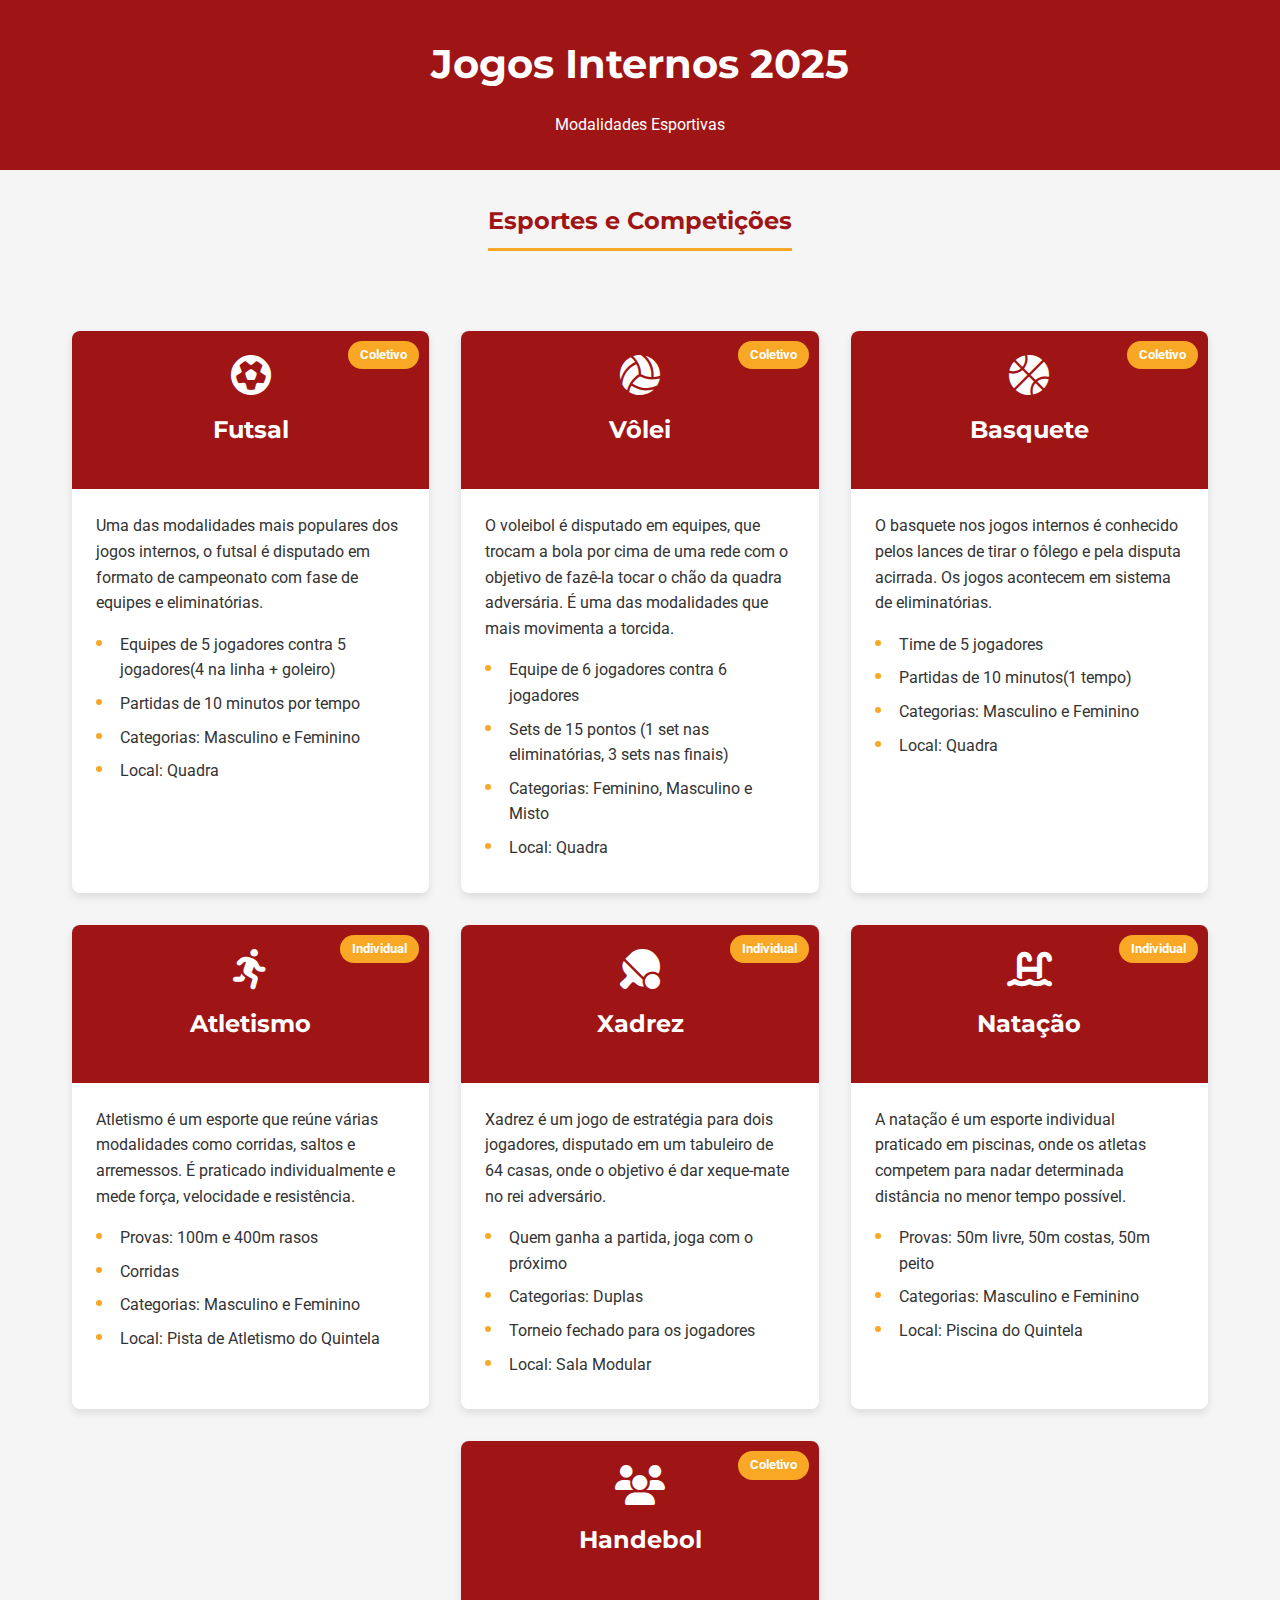
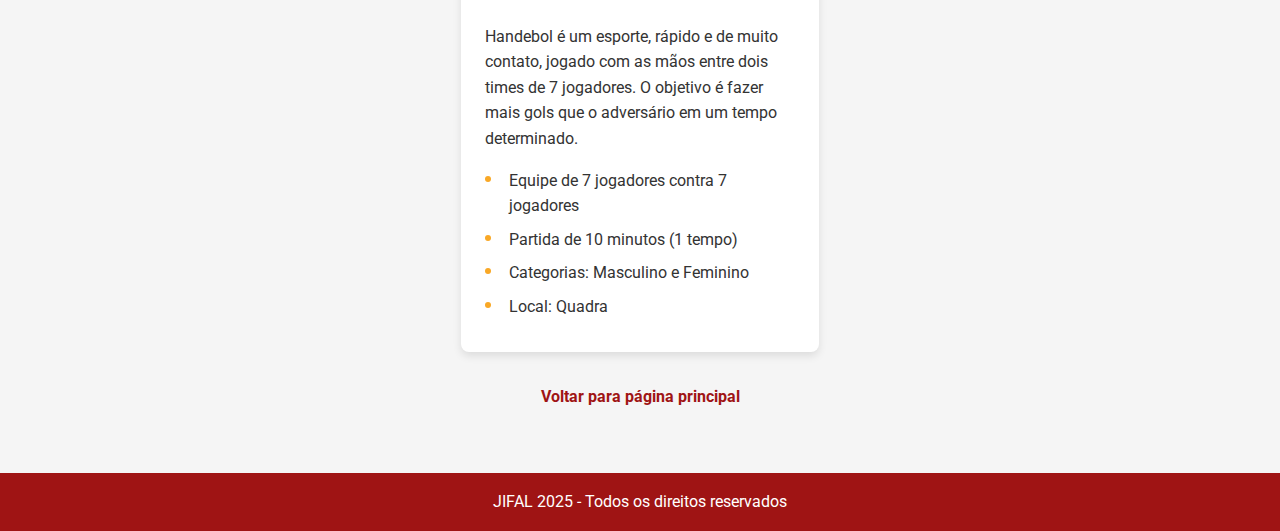
<file: index.html>
<!DOCTYPE html>
<html lang="pt-BR">
<head>
   <meta charset="UTF-8">
   <meta name="viewport" content="width=device-width, initial-scale=1.0">
   <title>Jogos Internos - Modalidades Esportivas</title>
   <link rel="preconnect" href="https://fonts.googleapis.com">
   <link rel="preconnect" href="https://fonts.gstatic.com" crossorigin>
   <link href="https://fonts.googleapis.com/css2?family=Montserrat:wght@400;600;700&family=Roboto:wght@400;700&display=swap" rel="stylesheet">
   <link rel="stylesheet" href="https://cdnjs.cloudflare.com/ajax/libs/font-awesome/6.4.0/css/all.min.css">
   <style>
       :root {
           --primary-color: #9f1414;
           --secondary-color: #f9a826;
           --text-color: #333;
           --light-bg: #f5f5f5;
           --card-shadow: 0 4px 8px rgba(0,0,0,0.1);
       }


       * {
           margin: 0;
           padding: 0;
           box-sizing: border-box;
       }


       body {
           font-family: 'Roboto', sans-serif;
           line-height: 1.6;
           color: var(--text-color);
           background-color: var(--light-bg);
       }


       header {
           background-color: var(--primary-color);
           color: white;
           padding: 2rem 1rem;
           text-align: center;
       }


       h1, h2, h3 {
           font-family: 'Montserrat', sans-serif;
           margin-bottom: 1rem;
       }


       h1 {
           font-size: 2.5rem;
       }


       .container {
           max-width: 1200px;
           margin: 0 auto;
           padding: 2rem 1rem;
       }


       .section-title {
           text-align: center;
           margin-bottom: 2rem;
           color: var(--primary-color);
           padding-bottom: 0.5rem;
           border-bottom: 3px solid var(--secondary-color);
           display: inline-block;
       }


       .title-container {
           display: flex;
           justify-content: center;
           margin-bottom: 3rem;
       }


       .modalidades-container {
           display: flex;
           flex-wrap: wrap;
           gap: 2rem;
           justify-content: center;
       }


       .modalidade-card {
           flex: 0 0 calc(33.33% - 2rem);
           min-width: 280px;
           background-color: white;
           border-radius: 8px;
           box-shadow: var(--card-shadow);
           overflow: hidden;
           transition: transform 0.3s ease;
       }


       .modalidade-card:hover {
           transform: translateY(-5px);
       }


       .modalidade-header {
           background-color: var(--primary-color);
           color: white;
           padding: 1.5rem;
           text-align: center;
           position: relative;
       }


       .modalidade-icon {
           font-size: 2.5rem;
           margin-bottom: 1rem;
           display: block;
       }


       .modalidade-nome {
           font-size: 1.5rem;
           font-weight: bold;
       }


       .modalidade-info {
           padding: 1.5rem;
       }


       .modalidade-desc {
           margin-bottom: 1rem;
       }


       .modalidade-detalhes {
           list-style: none;
       }


       .modalidade-detalhes li {
           margin-bottom: 0.5rem;
           padding-left: 1.5rem;
           position: relative;
       }


       .modalidade-detalhes li:before {
           content: "";
           position: absolute;
           left: 0;
           top: 8px;
           width: 6px;
           height: 6px;
           border-radius: 50%;
           background-color: var(--secondary-color);
       }


       .modalidade-categoria {
           position: absolute;
           top: 10px;
           right: 10px;
           background-color: var(--secondary-color);
           color: white;
           padding: 0.25rem 0.75rem;
           border-radius: 20px;
           font-size: 0.8rem;
           font-weight: bold;
       }


       footer {
           background-color: var(--primary-color);
           color: white;
           text-align: center;
           padding: 1rem;
           margin-top: 2rem;
       }


       .return-link {
           display: block;
           text-align: center;
           margin-top: 2rem;
           color: var(--primary-color);
           text-decoration: none;
           font-weight: bold;
       }


       .return-link:hover {
           text-decoration: underline;
       }


       @media (max-width: 768px) {
           .modalidade-card {
               flex: 0 0 100%;
           }
       }
   </style>
</head>
<body>
   <header>
       <h1>Jogos Internos 2025</h1>
       <p>Modalidades Esportivas</p>
   </header>


   <div class="container">
       <div class="title-container">
           <h2 class="section-title">Esportes e Competições</h2>
       </div>

       <div class="modalidades-container">
           <div class="modalidade-card">
               <div class="modalidade-header">
                   <span class="modalidade-categoria">Coletivo</span>
                   <i class="fas fa-futbol modalidade-icon"></i>
                   <h3 class="modalidade-nome">Futsal</h3>
               </div>
               <div class="modalidade-info">
                   <p class="modalidade-desc">Uma das modalidades mais populares dos jogos internos, o futsal é disputado em formato de campeonato com fase de equipes e eliminatórias.</p>
                   <ul class="modalidade-detalhes">
                       <li>Equipes de 5 jogadores contra 5 jogadores(4 na linha + goleiro)</li>
                       <li>Partidas de 10 minutos por tempo</li>
                       <li>Categorias: Masculino e Feminino</li>
                       <li>Local: Quadra</li>
                   </ul>
               </div>
           </div>
           <div class="modalidade-card">
               <div class="modalidade-header">
                   <span class="modalidade-categoria">Coletivo</span>
                   <i class="fas fa-volleyball-ball modalidade-icon"></i>
                   <h3 class="modalidade-nome">Vôlei</h3>
               </div>
               <div class="modalidade-info">
                   <p class="modalidade-desc">O voleibol é disputado em equipes, que trocam a bola por cima de uma rede com o objetivo de fazê-la tocar o chão da quadra adversária. É uma das modalidades que mais movimenta a torcida.</p>
                   <ul class="modalidade-detalhes">
                       <li>Equipe de 6 jogadores contra 6 jogadores</li>
                       <li>Sets de 15 pontos (1 set nas eliminatórias, 3 sets nas finais)</li>
                       <li>Categorias: Feminino, Masculino e Misto</li>
                       <li>Local: Quadra</li>
                   </ul>
               </div>
           </div>
           <div class="modalidade-card">
               <div class="modalidade-header">
                   <span class="modalidade-categoria">Coletivo</span>
                   <i class="fas fa-basketball-ball modalidade-icon"></i>
                   <h3 class="modalidade-nome">Basquete</h3>
               </div>
               <div class="modalidade-info">
                   <p class="modalidade-desc">O basquete nos jogos internos é conhecido pelos lances de tirar o fôlego e pela disputa acirrada. Os jogos acontecem em sistema de eliminatórias.</p>
                   <ul class="modalidade-detalhes">
                       <li>Time de 5 jogadores</li>
                       <li>Partidas de 10 minutos(1 tempo)</li>
                       <li>Categorias: Masculino e Feminino</li>
                       <li>Local: Quadra</li>
                   </ul>
               </div>
           </div>
           <div class="modalidade-card">
               <div class="modalidade-header">
                   <span class="modalidade-categoria">Individual</span>
                   <i class="fas fa-running modalidade-icon"></i>
                   <h3 class="modalidade-nome">Atletismo</h3>
               </div>
               <div class="modalidade-info">
                   <p class="modalidade-desc">Atletismo é um esporte que reúne várias modalidades como corridas, saltos e arremessos. É praticado individualmente e mede força, velocidade e resistência.</p>
                   <ul class="modalidade-detalhes">
                       <li>Provas: 100m e 400m rasos</li>
                       <li>Corridas</li>
                       <li>Categorias: Masculino e Feminino</li>
                       <li>Local: Pista de Atletismo do Quintela</li>
                   </ul>
               </div>
           </div>
           <div class="modalidade-card">
               <div class="modalidade-header">
                   <span class="modalidade-categoria">Individual</span>
                   <i class="fas fa-table-tennis modalidade-icon"></i>
                   <h3 class="modalidade-nome">Xadrez</h3>
               </div>
               <div class="modalidade-info">
                   <p class="modalidade-desc">Xadrez é um jogo de estratégia para dois jogadores, disputado em um tabuleiro de 64 casas, onde o objetivo é dar xeque-mate no rei adversário.</p>
                   <ul class="modalidade-detalhes">
                       <li>Quem ganha a partida, joga com o próximo</li>
                       <li>Categorias: Duplas</li>
                       <li>Torneio fechado para os jogadores</li>
                       <li>Local: Sala Modular</li>
                   </ul>
               </div>
           </div>
           <div class="modalidade-card">
               <div class="modalidade-header">
                   <span class="modalidade-categoria">Individual</span>
                   <i class="fas fa-swimming-pool modalidade-icon"></i>
                   <h3 class="modalidade-nome">Natação</h3>
               </div>
               <div class="modalidade-info">
                   <p class="modalidade-desc">A natação é um esporte individual praticado em piscinas, onde os atletas competem para nadar determinada distância no menor tempo possível.</p>
                   <ul class="modalidade-detalhes">
                       <li>Provas: 50m livre, 50m costas, 50m peito</li>
                       <li>Categorias: Masculino e Feminino</li>
                       <li>Local: Piscina do Quintela</li>
                   </ul>
               </div>
           </div>


           <div class="modalidade-card">
               <div class="modalidade-header">
                   <span class="modalidade-categoria">Coletivo</span>
                   <i class="fas fa-users modalidade-icon"></i>
                   <h3 class="modalidade-nome">Handebol</h3>
               </div>
               <div class="modalidade-info">
                   <p class="modalidade-desc">Handebol é um esporte, rápido e de muito contato, jogado com as mãos entre dois times de 7 jogadores. O objetivo é fazer mais gols que o adversário em um tempo determinado.</p>
                   <ul class="modalidade-detalhes">
                       <li>Equipe de 7 jogadores contra 7 jogadores</li>
                       <li>Partida de 10 minutos (1 tempo)</li>
                       <li>Categorias: Masculino e Feminino</li>
                       <li>Local: Quadra</li>
                   </ul>
               </div>
           </div>
       </div>


       <a href="index.html" class="return-link">Voltar para página principal</a>
   </div>


   <footer>
       <p>JIFAL 2025 - Todos os direitos reservados</p>
   </footer>
</body>
</html>
</file>
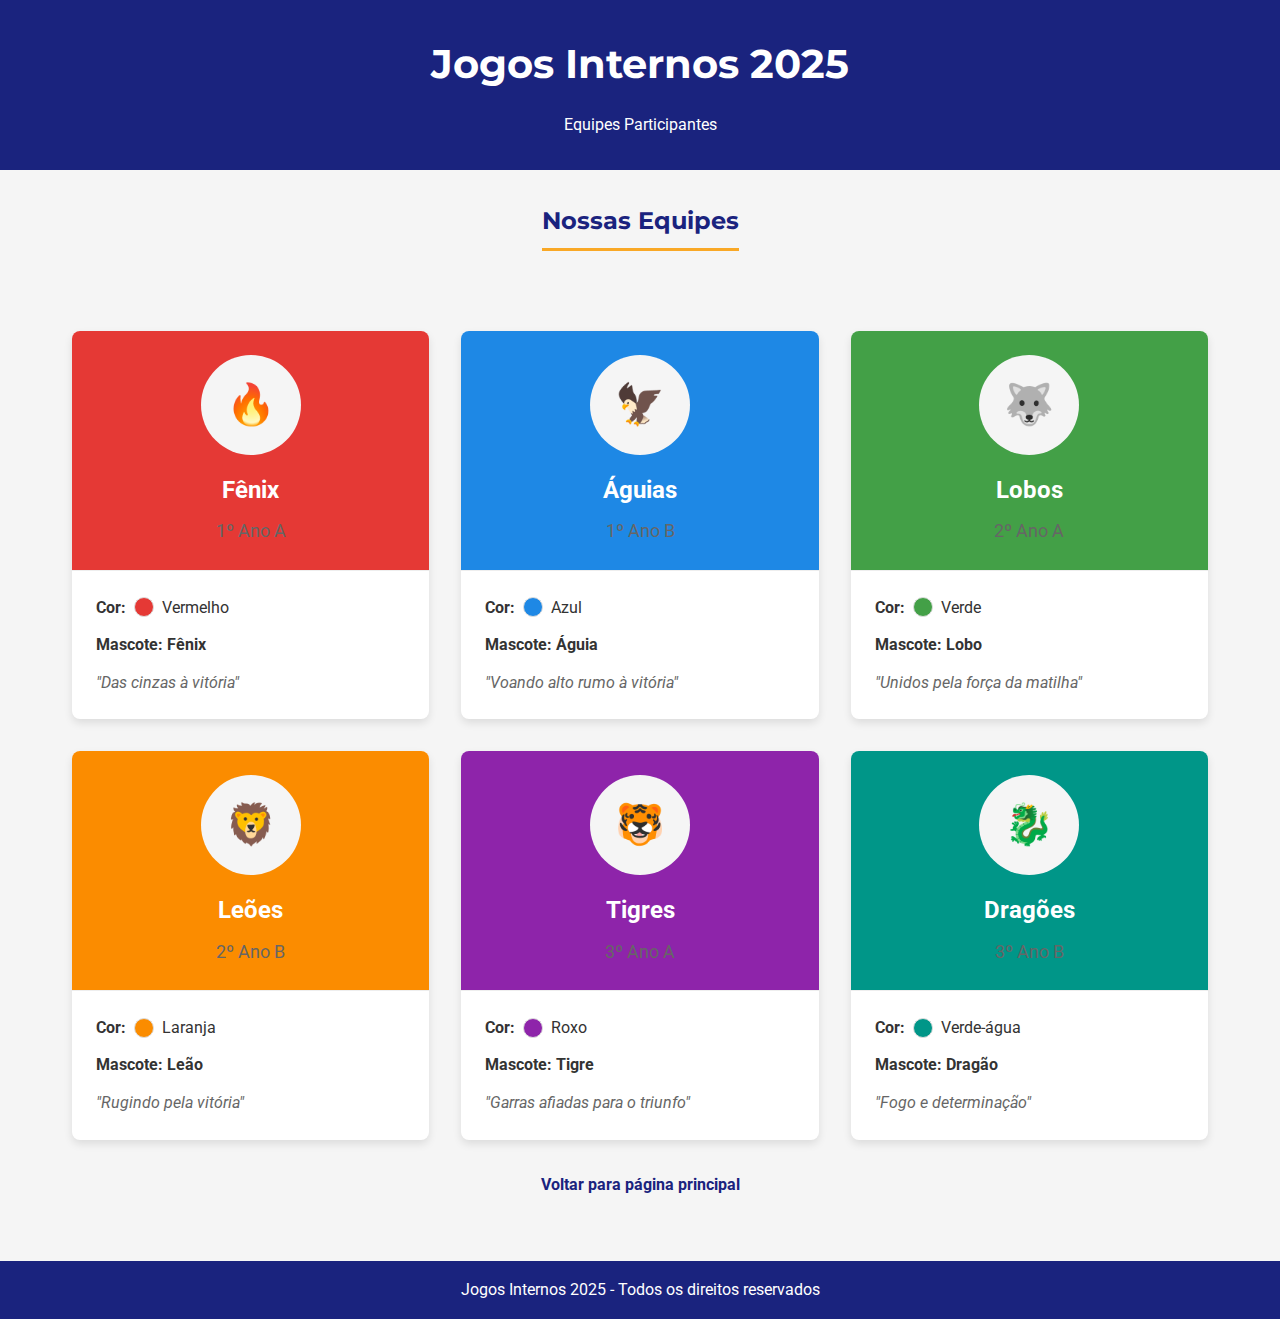
<file: equipeParticipantes.html>
<!DOCTYPE html>
<html lang="pt-BR">
<head>
    <meta charset="UTF-8">
    <meta name="viewport" content="width=device-width, initial-scale=1.0">
    <title>Jogos Internos - Equipes</title>
    <link rel="preconnect" href="https://fonts.googleapis.com">
    <link rel="preconnect" href="https://fonts.gstatic.com" crossorigin>
    <link href="https://fonts.googleapis.com/css2?family=Montserrat:wght@400;600;700&family=Roboto:wght@400;700&display=swap" rel="stylesheet">
    <style>
        :root {
            --primary-color: #1a237e;
            --secondary-color: #f9a826;
            --text-color: #333;
            --light-bg: #f5f5f5;
            --card-shadow: 0 4px 8px rgba(0,0,0,0.1);
        }

        * {
            margin: 0;
            padding: 0;
            box-sizing: border-box;
        }

        body {
            font-family: 'Roboto', sans-serif;
            line-height: 1.6;
            color: var(--text-color);
            background-color: var(--light-bg);
        }

        header {
            background-color: var(--primary-color);
            color: white;
            padding: 2rem 1rem;
            text-align: center;
        }

        h1, h2, h3 {
            font-family: 'Montserrat', sans-serif;
            margin-bottom: 1rem;
        }

        h1 {
            font-size: 2.5rem;
        }

        .container {
            max-width: 1200px;
            margin: 0 auto;
            padding: 2rem 1rem;
        }

        .section-title {
            text-align: center;
            margin-bottom: 2rem;
            color: var(--primary-color);
            padding-bottom: 0.5rem;
            border-bottom: 3px solid var(--secondary-color);
            display: inline-block;
        }

        .title-container {
            display: flex;
            justify-content: center;
            margin-bottom: 3rem;
        }

        .equipes-container {
            display: flex;
            flex-wrap: wrap;
            gap: 2rem;
            justify-content: center;
        }

        .equipe-card {
            flex: 0 0 calc(33.33% - 2rem);
            min-width: 280px;
            background-color: white;
            border-radius: 8px;
            box-shadow: var(--card-shadow);
            overflow: hidden;
            transition: transform 0.3s ease;
        }

        .equipe-card:hover {
            transform: translateY(-5px);
        }

        .equipe-header {
            padding: 1.5rem;
            text-align: center;
        }

        .equipe-simbolo {
            width: 100px;
            height: 100px;
            border-radius: 50%;
            background-color: var(--light-bg);
            margin: 0 auto 1rem;
            display: flex;
            align-items: center;
            justify-content: center;
            font-size: 2.5rem;
        }

        .equipe-nome {
            font-size: 1.5rem;
            font-weight: bold;
            margin-bottom: 0.5rem;
        }

        .equipe-turma {
            color: #666;
            font-size: 1.1rem;
        }

        .equipe-info {
            padding: 1.5rem;
            border-top: 1px solid #eee;
        }

        .cor-container {
            display: flex;
            align-items: center;
            gap: 0.5rem;
            margin-bottom: 0.75rem;
        }

        .cor-label {
            font-weight: bold;
        }

        .cor-amostra {
            width: 20px;
            height: 20px;
            border-radius: 50%;
            border: 1px solid #ddd;
        }

        .equipe-mascote {
            font-weight: bold;
            margin-bottom: 0.75rem;
        }

        .equipe-lema {
            font-style: italic;
            color: #666;
        }

        /* Cores específicas das equipes */
        .equipe-1 .equipe-header {
            background-color: #e53935;
            color: white;
        }
        .equipe-1 .cor-amostra {
            background-color: #e53935;
        }

        .equipe-2 .equipe-header {
            background-color: #1e88e5;
            color: white;
        }
        .equipe-2 .cor-amostra {
            background-color: #1e88e5;
        }

        .equipe-3 .equipe-header {
            background-color: #43a047;
            color: white;
        }
        .equipe-3 .cor-amostra {
            background-color: #43a047;
        }

        .equipe-4 .equipe-header {
            background-color: #fb8c00;
            color: white;
        }
        .equipe-4 .cor-amostra {
            background-color: #fb8c00;
        }

        .equipe-5 .equipe-header {
            background-color: #8e24aa;
            color: white;
        }
        .equipe-5 .cor-amostra {
            background-color: #8e24aa;
        }

        .equipe-6 .equipe-header {
            background-color: #009688;
            color: white;
        }
        .equipe-6 .cor-amostra {
            background-color: #009688;
        }

        footer {
            background-color: var(--primary-color);
            color: white;
            text-align: center;
            padding: 1rem;
            margin-top: 2rem;
        }

        .return-link {
            display: block;
            text-align: center;
            margin-top: 2rem;
            color: var(--primary-color);
            text-decoration: none;
            font-weight: bold;
        }

        .return-link:hover {
            text-decoration: underline;
        }

        @media (max-width: 768px) {
            .equipe-card {
                flex: 0 0 100%;
            }
        }
    </style>
</head>
<body>
    <header>
        <h1>Jogos Internos 2025</h1>
        <p>Equipes Participantes</p>
    </header>

    <div class="container">
        <div class="title-container">
            <h2 class="section-title">Nossas Equipes</h2>
        </div>

        <div class="equipes-container">
            <div class="equipe-card equipe-1">
                <div class="equipe-header">
                    <div class="equipe-simbolo">🔥</div>
                    <div class="equipe-nome">Fênix</div>
                    <div class="equipe-turma">1º Ano A</div>
                </div>
                <div class="equipe-info">
                    <div class="cor-container">
                        <span class="cor-label">Cor:</span>
                        <div class="cor-amostra"></div>
                        <span>Vermelho</span>
                    </div>
                    <div class="equipe-mascote">Mascote: Fênix</div>
                    <div class="equipe-lema">"Das cinzas à vitória"</div>
                </div>
            </div>

            <div class="equipe-card equipe-2">
                <div class="equipe-header">
                    <div class="equipe-simbolo">🦅</div>
                    <div class="equipe-nome">Águias</div>
                    <div class="equipe-turma">1º Ano B</div>
                </div>
                <div class="equipe-info">
                    <div class="cor-container">
                        <span class="cor-label">Cor:</span>
                        <div class="cor-amostra"></div>
                        <span>Azul</span>
                    </div>
                    <div class="equipe-mascote">Mascote: Águia</div>
                    <div class="equipe-lema">"Voando alto rumo à vitória"</div>
                </div>
            </div>

            <div class="equipe-card equipe-3">
                <div class="equipe-header">
                    <div class="equipe-simbolo">🐺</div>
                    <div class="equipe-nome">Lobos</div>
                    <div class="equipe-turma">2º Ano A</div>
                </div>
                <div class="equipe-info">
                    <div class="cor-container">
                        <span class="cor-label">Cor:</span>
                        <div class="cor-amostra"></div>
                        <span>Verde</span>
                    </div>
                    <div class="equipe-mascote">Mascote: Lobo</div>
                    <div class="equipe-lema">"Unidos pela força da matilha"</div>
                </div>
            </div>

            <div class="equipe-card equipe-4">
                <div class="equipe-header">
                    <div class="equipe-simbolo">🦁</div>
                    <div class="equipe-nome">Leões</div>
                    <div class="equipe-turma">2º Ano B</div>
                </div>
                <div class="equipe-info">
                    <div class="cor-container">
                        <span class="cor-label">Cor:</span>
                        <div class="cor-amostra"></div>
                        <span>Laranja</span>
                    </div>
                    <div class="equipe-mascote">Mascote: Leão</div>
                    <div class="equipe-lema">"Rugindo pela vitória"</div>
                </div>
            </div>

            <div class="equipe-card equipe-5">
                <div class="equipe-header">
                    <div class="equipe-simbolo">🐯</div>
                    <div class="equipe-nome">Tigres</div>
                    <div class="equipe-turma">3º Ano A</div>
                </div>
                <div class="equipe-info">
                    <div class="cor-container">
                        <span class="cor-label">Cor:</span>
                        <div class="cor-amostra"></div>
                        <span>Roxo</span>
                    </div>
                    <div class="equipe-mascote">Mascote: Tigre</div>
                    <div class="equipe-lema">"Garras afiadas para o triunfo"</div>
                </div>
            </div>

            <div class="equipe-card equipe-6">
                <div class="equipe-header">
                    <div class="equipe-simbolo">🐉</div>
                    <div class="equipe-nome">Dragões</div>
                    <div class="equipe-turma">3º Ano B</div>
                </div>
                <div class="equipe-info">
                    <div class="cor-container">
                        <span class="cor-label">Cor:</span>
                        <div class="cor-amostra"></div>
                        <span>Verde-água</span>
                    </div>
                    <div class="equipe-mascote">Mascote: Dragão</div>
                    <div class="equipe-lema">"Fogo e determinação"</div>
                </div>
            </div>
        </div>

        <a href="index.html" class="return-link">Voltar para página principal</a>
    </div>

    <footer>
        <p>Jogos Internos 2025 - Todos os direitos reservados</p>
    </footer>
</body>
</html>
</file>
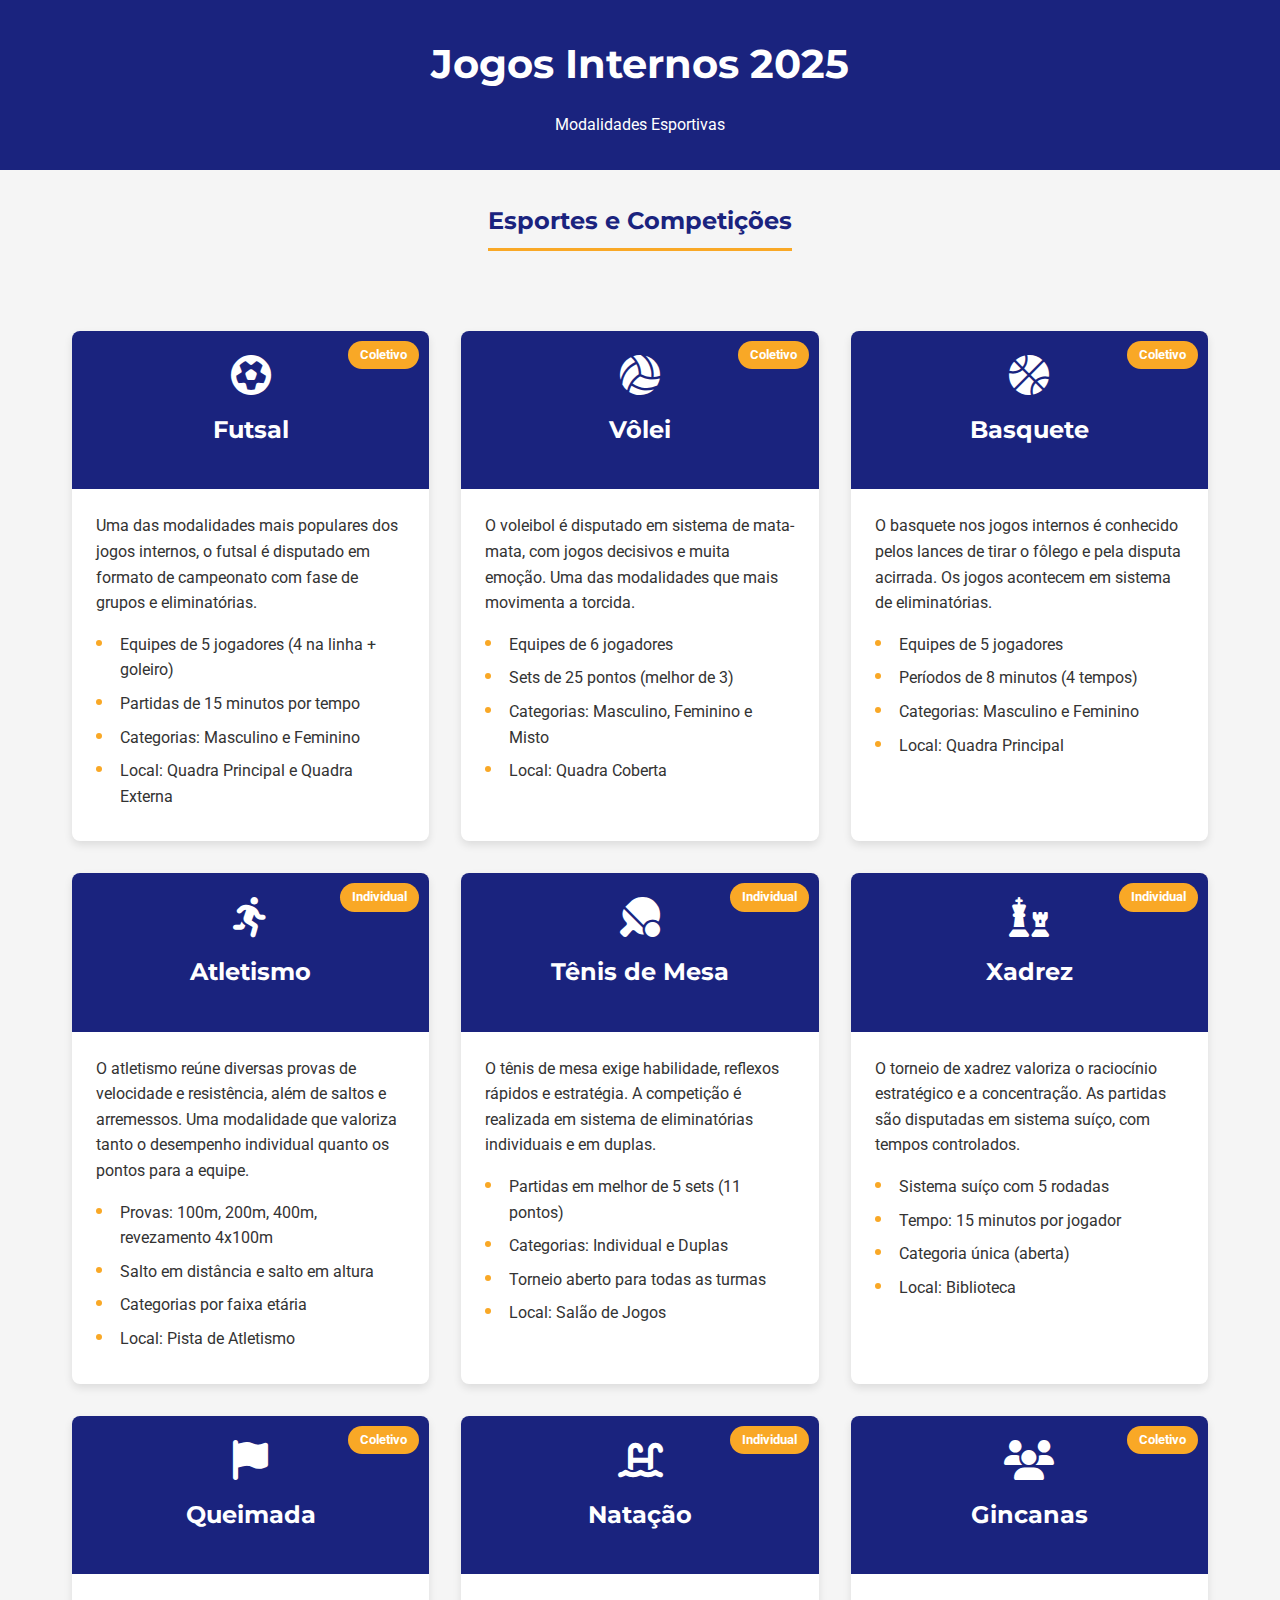
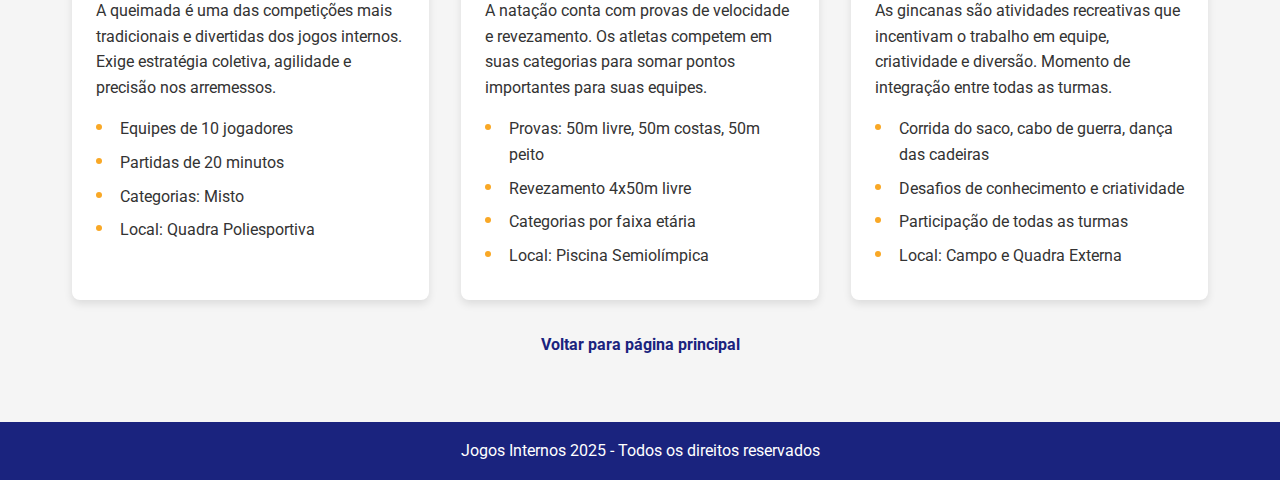
<file: modalidades.html>
<!DOCTYPE html>
<html lang="pt-BR">
<head>
    <meta charset="UTF-8">
    <meta name="viewport" content="width=device-width, initial-scale=1.0">
    <title>Jogos Internos - Modalidades Esportivas</title>
    <link rel="preconnect" href="https://fonts.googleapis.com">
    <link rel="preconnect" href="https://fonts.gstatic.com" crossorigin>
    <link href="https://fonts.googleapis.com/css2?family=Montserrat:wght@400;600;700&family=Roboto:wght@400;700&display=swap" rel="stylesheet">
    <link rel="stylesheet" href="https://cdnjs.cloudflare.com/ajax/libs/font-awesome/6.4.0/css/all.min.css">
    <style>
        :root {
            --primary-color: #1a237e;
            --secondary-color: #f9a826;
            --text-color: #333;
            --light-bg: #f5f5f5;
            --card-shadow: 0 4px 8px rgba(0,0,0,0.1);
        }

        * {
            margin: 0;
            padding: 0;
            box-sizing: border-box;
        }

        body {
            font-family: 'Roboto', sans-serif;
            line-height: 1.6;
            color: var(--text-color);
            background-color: var(--light-bg);
        }

        header {
            background-color: var(--primary-color);
            color: white;
            padding: 2rem 1rem;
            text-align: center;
        }

        h1, h2, h3 {
            font-family: 'Montserrat', sans-serif;
            margin-bottom: 1rem;
        }

        h1 {
            font-size: 2.5rem;
        }

        .container {
            max-width: 1200px;
            margin: 0 auto;
            padding: 2rem 1rem;
        }

        .section-title {
            text-align: center;
            margin-bottom: 2rem;
            color: var(--primary-color);
            padding-bottom: 0.5rem;
            border-bottom: 3px solid var(--secondary-color);
            display: inline-block;
        }

        .title-container {
            display: flex;
            justify-content: center;
            margin-bottom: 3rem;
        }

        .modalidades-container {
            display: flex;
            flex-wrap: wrap;
            gap: 2rem;
            justify-content: center;
        }

        .modalidade-card {
            flex: 0 0 calc(33.33% - 2rem);
            min-width: 280px;
            background-color: white;
            border-radius: 8px;
            box-shadow: var(--card-shadow);
            overflow: hidden;
            transition: transform 0.3s ease;
        }

        .modalidade-card:hover {
            transform: translateY(-5px);
        }

        .modalidade-header {
            background-color: var(--primary-color);
            color: white;
            padding: 1.5rem;
            text-align: center;
            position: relative;
        }

        .modalidade-icon {
            font-size: 2.5rem;
            margin-bottom: 1rem;
            display: block;
        }

        .modalidade-nome {
            font-size: 1.5rem;
            font-weight: bold;
        }

        .modalidade-info {
            padding: 1.5rem;
        }

        .modalidade-desc {
            margin-bottom: 1rem;
        }

        .modalidade-detalhes {
            list-style: none;
        }

        .modalidade-detalhes li {
            margin-bottom: 0.5rem;
            padding-left: 1.5rem;
            position: relative;
        }

        .modalidade-detalhes li:before {
            content: "";
            position: absolute;
            left: 0;
            top: 8px;
            width: 6px;
            height: 6px;
            border-radius: 50%;
            background-color: var(--secondary-color);
        }

        .modalidade-categoria {
            position: absolute;
            top: 10px;
            right: 10px;
            background-color: var(--secondary-color);
            color: white;
            padding: 0.25rem 0.75rem;
            border-radius: 20px;
            font-size: 0.8rem;
            font-weight: bold;
        }

        footer {
            background-color: var(--primary-color);
            color: white;
            text-align: center;
            padding: 1rem;
            margin-top: 2rem;
        }

        .return-link {
            display: block;
            text-align: center;
            margin-top: 2rem;
            color: var(--primary-color);
            text-decoration: none;
            font-weight: bold;
        }

        .return-link:hover {
            text-decoration: underline;
        }

        @media (max-width: 768px) {
            .modalidade-card {
                flex: 0 0 100%;
            }
        }
    </style>
</head>
<body>
    <header>
        <h1>Jogos Internos 2025</h1>
        <p>Modalidades Esportivas</p>
    </header>

    <div class="container">
        <div class="title-container">
            <h2 class="section-title">Esportes e Competições</h2>
        </div>

        <div class="modalidades-container">
            <!-- Futsal -->
            <div class="modalidade-card">
                <div class="modalidade-header">
                    <span class="modalidade-categoria">Coletivo</span>
                    <i class="fas fa-futbol modalidade-icon"></i>
                    <h3 class="modalidade-nome">Futsal</h3>
                </div>
                <div class="modalidade-info">
                    <p class="modalidade-desc">Uma das modalidades mais populares dos jogos internos, o futsal é disputado em formato de campeonato com fase de grupos e eliminatórias.</p>
                    <ul class="modalidade-detalhes">
                        <li>Equipes de 5 jogadores (4 na linha + goleiro)</li>
                        <li>Partidas de 15 minutos por tempo</li>
                        <li>Categorias: Masculino e Feminino</li>
                        <li>Local: Quadra Principal e Quadra Externa</li>
                    </ul>
                </div>
            </div>

            <!-- Vôlei -->
            <div class="modalidade-card">
                <div class="modalidade-header">
                    <span class="modalidade-categoria">Coletivo</span>
                    <i class="fas fa-volleyball-ball modalidade-icon"></i>
                    <h3 class="modalidade-nome">Vôlei</h3>
                </div>
                <div class="modalidade-info">
                    <p class="modalidade-desc">O voleibol é disputado em sistema de mata-mata, com jogos decisivos e muita emoção. Uma das modalidades que mais movimenta a torcida.</p>
                    <ul class="modalidade-detalhes">
                        <li>Equipes de 6 jogadores</li>
                        <li>Sets de 25 pontos (melhor de 3)</li>
                        <li>Categorias: Masculino, Feminino e Misto</li>
                        <li>Local: Quadra Coberta</li>
                    </ul>
                </div>
            </div>

            <!-- Basquete -->
            <div class="modalidade-card">
                <div class="modalidade-header">
                    <span class="modalidade-categoria">Coletivo</span>
                    <i class="fas fa-basketball-ball modalidade-icon"></i>
                    <h3 class="modalidade-nome">Basquete</h3>
                </div>
                <div class="modalidade-info">
                    <p class="modalidade-desc">O basquete nos jogos internos é conhecido pelos lances de tirar o fôlego e pela disputa acirrada. Os jogos acontecem em sistema de eliminatórias.</p>
                    <ul class="modalidade-detalhes">
                        <li>Equipes de 5 jogadores</li>
                        <li>Períodos de 8 minutos (4 tempos)</li>
                        <li>Categorias: Masculino e Feminino</li>
                        <li>Local: Quadra Principal</li>
                    </ul>
                </div>
            </div>

            <!-- Atletismo -->
            <div class="modalidade-card">
                <div class="modalidade-header">
                    <span class="modalidade-categoria">Individual</span>
                    <i class="fas fa-running modalidade-icon"></i>
                    <h3 class="modalidade-nome">Atletismo</h3>
                </div>
                <div class="modalidade-info">
                    <p class="modalidade-desc">O atletismo reúne diversas provas de velocidade e resistência, além de saltos e arremessos. Uma modalidade que valoriza tanto o desempenho individual quanto os pontos para a equipe.</p>
                    <ul class="modalidade-detalhes">
                        <li>Provas: 100m, 200m, 400m, revezamento 4x100m</li>
                        <li>Salto em distância e salto em altura</li>
                        <li>Categorias por faixa etária</li>
                        <li>Local: Pista de Atletismo</li>
                    </ul>
                </div>
            </div>

            <!-- Tênis de Mesa -->
            <div class="modalidade-card">
                <div class="modalidade-header">
                    <span class="modalidade-categoria">Individual</span>
                    <i class="fas fa-table-tennis modalidade-icon"></i>
                    <h3 class="modalidade-nome">Tênis de Mesa</h3>
                </div>
                <div class="modalidade-info">
                    <p class="modalidade-desc">O tênis de mesa exige habilidade, reflexos rápidos e estratégia. A competição é realizada em sistema de eliminatórias individuais e em duplas.</p>
                    <ul class="modalidade-detalhes">
                        <li>Partidas em melhor de 5 sets (11 pontos)</li>
                        <li>Categorias: Individual e Duplas</li>
                        <li>Torneio aberto para todas as turmas</li>
                        <li>Local: Salão de Jogos</li>
                    </ul>
                </div>
            </div>

            <!-- Xadrez -->
            <div class="modalidade-card">
                <div class="modalidade-header">
                    <span class="modalidade-categoria">Individual</span>
                    <i class="fas fa-chess modalidade-icon"></i>
                    <h3 class="modalidade-nome">Xadrez</h3>
                </div>
                <div class="modalidade-info">
                    <p class="modalidade-desc">O torneio de xadrez valoriza o raciocínio estratégico e a concentração. As partidas são disputadas em sistema suíço, com tempos controlados.</p>
                    <ul class="modalidade-detalhes">
                        <li>Sistema suíço com 5 rodadas</li>
                        <li>Tempo: 15 minutos por jogador</li>
                        <li>Categoria única (aberta)</li>
                        <li>Local: Biblioteca</li>
                    </ul>
                </div>
            </div>

            <!-- Queimada -->
            <div class="modalidade-card">
                <div class="modalidade-header">
                    <span class="modalidade-categoria">Coletivo</span>
                    <i class="fas fa-flag modalidade-icon"></i>
                    <h3 class="modalidade-nome">Queimada</h3>
                </div>
                <div class="modalidade-info">
                    <p class="modalidade-desc">A queimada é uma das competições mais tradicionais e divertidas dos jogos internos. Exige estratégia coletiva, agilidade e precisão nos arremessos.</p>
                    <ul class="modalidade-detalhes">
                        <li>Equipes de 10 jogadores</li>
                        <li>Partidas de 20 minutos</li>
                        <li>Categorias: Misto</li>
                        <li>Local: Quadra Poliesportiva</li>
                    </ul>
                </div>
            </div>

            <!-- Natação -->
            <div class="modalidade-card">
                <div class="modalidade-header">
                    <span class="modalidade-categoria">Individual</span>
                    <i class="fas fa-swimming-pool modalidade-icon"></i>
                    <h3 class="modalidade-nome">Natação</h3>
                </div>
                <div class="modalidade-info">
                    <p class="modalidade-desc">A natação conta com provas de velocidade e revezamento. Os atletas competem em suas categorias para somar pontos importantes para suas equipes.</p>
                    <ul class="modalidade-detalhes">
                        <li>Provas: 50m livre, 50m costas, 50m peito</li>
                        <li>Revezamento 4x50m livre</li>
                        <li>Categorias por faixa etária</li>
                        <li>Local: Piscina Semiolímpica</li>
                    </ul>
                </div>
            </div>

            <!-- Gincanas -->
            <div class="modalidade-card">
                <div class="modalidade-header">
                    <span class="modalidade-categoria">Coletivo</span>
                    <i class="fas fa-users modalidade-icon"></i>
                    <h3 class="modalidade-nome">Gincanas</h3>
                </div>
                <div class="modalidade-info">
                    <p class="modalidade-desc">As gincanas são atividades recreativas que incentivam o trabalho em equipe, criatividade e diversão. Momento de integração entre todas as turmas.</p>
                    <ul class="modalidade-detalhes">
                        <li>Corrida do saco, cabo de guerra, dança das cadeiras</li>
                        <li>Desafios de conhecimento e criatividade</li>
                        <li>Participação de todas as turmas</li>
                        <li>Local: Campo e Quadra Externa</li>
                    </ul>
                </div>
            </div>
        </div>

        <a href="index.html" class="return-link">Voltar para página principal</a>
    </div>

    <footer>
        <p>Jogos Internos 2025 - Todos os direitos reservados</p>
    </footer>
</body>
</html>
</file>
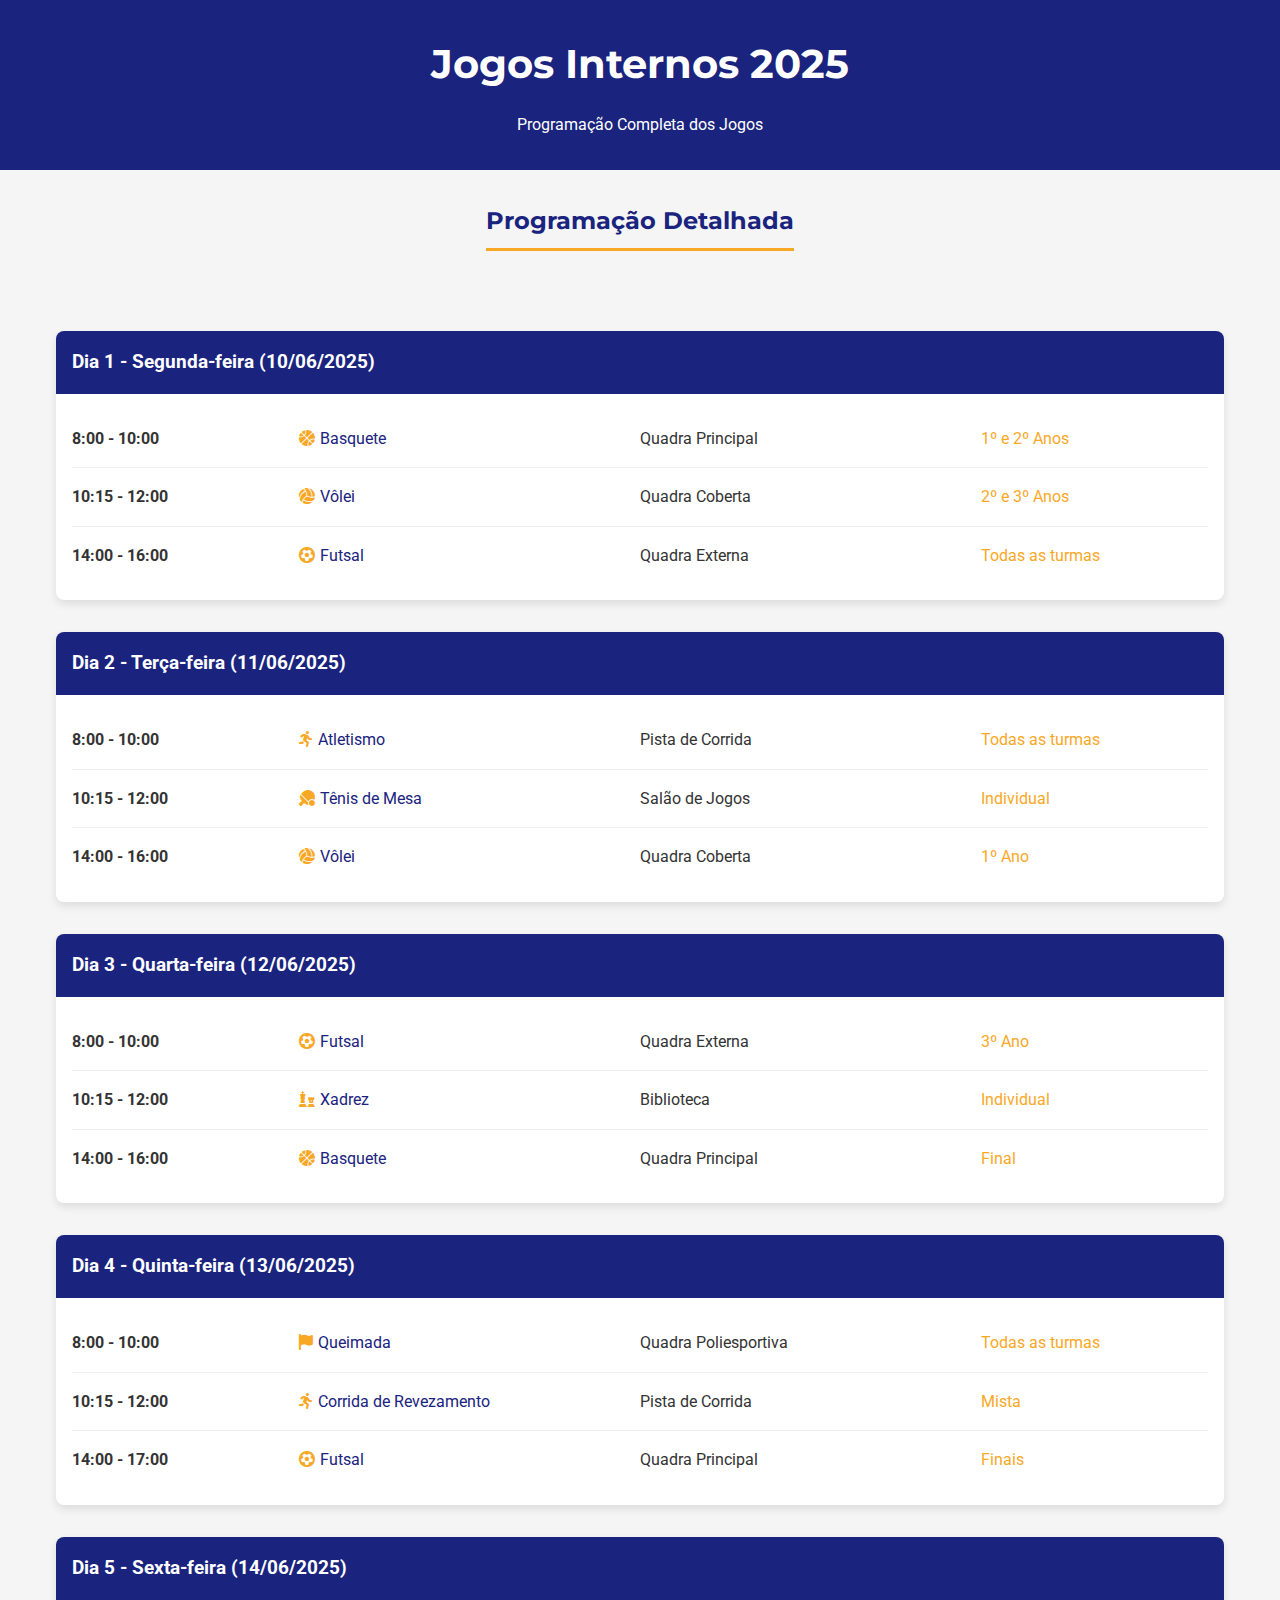
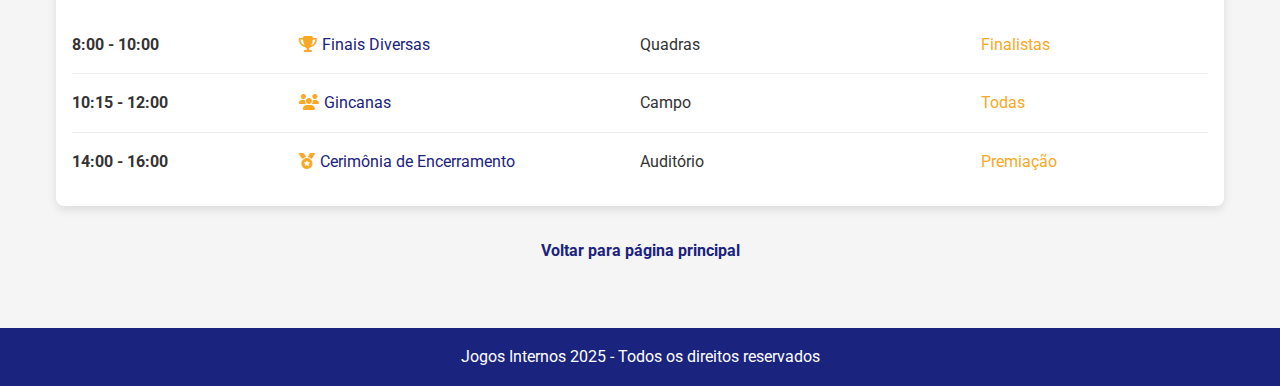
<file: programacao.html>
<!DOCTYPE html>
<html lang="pt-BR">
<head>
    <meta charset="UTF-8">
    <meta name="viewport" content="width=device-width, initial-scale=1.0">
    <title>Jogos Internos - Programação</title>
    <link rel="preconnect" href="https://fonts.googleapis.com">
    <link rel="preconnect" href="https://fonts.gstatic.com" crossorigin>
    <link href="https://fonts.googleapis.com/css2?family=Montserrat:wght@400;600;700&family=Roboto:wght@400;700&display=swap" rel="stylesheet">
    <link rel="stylesheet" href="https://cdnjs.cloudflare.com/ajax/libs/font-awesome/6.4.0/css/all.min.css">
    <style>
        :root {
            --primary-color: #1a237e;
            --secondary-color: #f9a826;
            --text-color: #333;
            --light-bg: #f5f5f5;
            --card-shadow: 0 4px 8px rgba(0,0,0,0.1);
        }

        * {
            margin: 0;
            padding: 0;
            box-sizing: border-box;
        }

        body {
            font-family: 'Roboto', sans-serif;
            line-height: 1.6;
            color: var(--text-color);
            background-color: var(--light-bg);
        }

        header {
            background-color: var(--primary-color);
            color: white;
            padding: 2rem 1rem;
            text-align: center;
        }

        h1, h2, h3 {
            font-family: 'Montserrat', sans-serif;
            margin-bottom: 1rem;
        }

        h1 {
            font-size: 2.5rem;
        }

        .container {
            max-width: 1200px;
            margin: 0 auto;
            padding: 2rem 1rem;
        }

        .section-title {
            text-align: center;
            margin-bottom: 2rem;
            color: var(--primary-color);
            padding-bottom: 0.5rem;
            border-bottom: 3px solid var(--secondary-color);
            display: inline-block;
        }

        .title-container {
            display: flex;
            justify-content: center;
            margin-bottom: 3rem;
        }

        .programacao-container {
            display: flex;
            flex-direction: column;
            gap: 2rem;
        }

        .dia {
            background-color: white;
            border-radius: 8px;
            box-shadow: var(--card-shadow);
            overflow: hidden;
        }

        .dia-header {
            background-color: var(--primary-color);
            color: white;
            padding: 1rem;
            font-weight: bold;
            font-size: 1.2rem;
        }

        .atividades {
            padding: 1rem;
        }

        .atividade {
            display: flex;
            flex-wrap: wrap;
            border-bottom: 1px solid #eee;
            padding: 1rem 0;
        }

        .atividade:last-child {
            border-bottom: none;
        }

        .horario {
            flex: 0 0 20%;
            font-weight: bold;
        }

        .esporte {
            flex: 0 0 30%;
            color: var(--primary-color);
        }

        .local {
            flex: 0 0 30%;
        }

        .equipes {
            flex: 0 0 20%;
            color: var(--secondary-color);
        }

        .sport-icon {
            margin-right: 5px;
            color: var(--secondary-color);
        }

        @media (max-width: 768px) {
            .atividade {
                flex-direction: column;
                gap: 0.5rem;
            }
            
            .horario, .esporte, .local, .equipes {
                flex: 0 0 100%;
            }
        }

        footer {
            background-color: var(--primary-color);
            color: white;
            text-align: center;
            padding: 1rem;
            margin-top: 2rem;
        }

        .return-link {
            display: block;
            text-align: center;
            margin-top: 2rem;
            color: var(--primary-color);
            text-decoration: none;
            font-weight: bold;
        }

        .return-link:hover {
            text-decoration: underline;
        }
    </style>
</head>
<body>
    <header>
        <h1>Jogos Internos 2025</h1>
        <p>Programação Completa dos Jogos</p>
    </header>

    <div class="container">
        <div class="title-container">
            <h2 class="section-title">Programação Detalhada</h2>
        </div>

        <div class="programacao-container">
            <div class="dia">
                <div class="dia-header">Dia 1 - Segunda-feira (10/06/2025)</div>
                <div class="atividades">
                    <div class="atividade">
                        <div class="horario">8:00 - 10:00</div>
                        <div class="esporte"><i class="fas fa-basketball-ball sport-icon"></i>Basquete</div>
                        <div class="local">Quadra Principal</div>
                        <div class="equipes">1º e 2º Anos</div>
                    </div>
                    <div class="atividade">
                        <div class="horario">10:15 - 12:00</div>
                        <div class="esporte"><i class="fas fa-volleyball-ball sport-icon"></i>Vôlei</div>
                        <div class="local">Quadra Coberta</div>
                        <div class="equipes">2º e 3º Anos</div>
                    </div>
                    <div class="atividade">
                        <div class="horario">14:00 - 16:00</div>
                        <div class="esporte"><i class="fas fa-futbol sport-icon"></i>Futsal</div>
                        <div class="local">Quadra Externa</div>
                        <div class="equipes">Todas as turmas</div>
                    </div>
                </div>
            </div>

            <div class="dia">
                <div class="dia-header">Dia 2 - Terça-feira (11/06/2025)</div>
                <div class="atividades">
                    <div class="atividade">
                        <div class="horario">8:00 - 10:00</div>
                        <div class="esporte"><i class="fas fa-running sport-icon"></i>Atletismo</div>
                        <div class="local">Pista de Corrida</div>
                        <div class="equipes">Todas as turmas</div>
                    </div>
                    <div class="atividade">
                        <div class="horario">10:15 - 12:00</div>
                        <div class="esporte"><i class="fas fa-table-tennis sport-icon"></i>Tênis de Mesa</div>
                        <div class="local">Salão de Jogos</div>
                        <div class="equipes">Individual</div>
                    </div>
                    <div class="atividade">
                        <div class="horario">14:00 - 16:00</div>
                        <div class="esporte"><i class="fas fa-volleyball-ball sport-icon"></i>Vôlei</div>
                        <div class="local">Quadra Coberta</div>
                        <div class="equipes">1º Ano</div>
                    </div>
                </div>
            </div>

            <div class="dia">
                <div class="dia-header">Dia 3 - Quarta-feira (12/06/2025)</div>
                <div class="atividades">
                    <div class="atividade">
                        <div class="horario">8:00 - 10:00</div>
                        <div class="esporte"><i class="fas fa-futbol sport-icon"></i>Futsal</div>
                        <div class="local">Quadra Externa</div>
                        <div class="equipes">3º Ano</div>
                    </div>
                    <div class="atividade">
                        <div class="horario">10:15 - 12:00</div>
                        <div class="esporte"><i class="fas fa-chess sport-icon"></i>Xadrez</div>
                        <div class="local">Biblioteca</div>
                        <div class="equipes">Individual</div>
                    </div>
                    <div class="atividade">
                        <div class="horario">14:00 - 16:00</div>
                        <div class="esporte"><i class="fas fa-basketball-ball sport-icon"></i>Basquete</div>
                        <div class="local">Quadra Principal</div>
                        <div class="equipes">Final</div>
                    </div>
                </div>
            </div>

            <div class="dia">
                <div class="dia-header">Dia 4 - Quinta-feira (13/06/2025)</div>
                <div class="atividades">
                    <div class="atividade">
                        <div class="horario">8:00 - 10:00</div>
                        <div class="esporte"><i class="fas fa-flag sport-icon"></i>Queimada</div>
                        <div class="local">Quadra Poliesportiva</div>
                        <div class="equipes">Todas as turmas</div>
                    </div>
                    <div class="atividade">
                        <div class="horario">10:15 - 12:00</div>
                        <div class="esporte"><i class="fas fa-running sport-icon"></i>Corrida de Revezamento</div>
                        <div class="local">Pista de Corrida</div>
                        <div class="equipes">Mista</div>
                    </div>
                    <div class="atividade">
                        <div class="horario">14:00 - 17:00</div>
                        <div class="esporte"><i class="fas fa-futbol sport-icon"></i>Futsal</div>
                        <div class="local">Quadra Principal</div>
                        <div class="equipes">Finais</div>
                    </div>
                </div>
            </div>

            <div class="dia">
                <div class="dia-header">Dia 5 - Sexta-feira (14/06/2025)</div>
                <div class="atividades">
                    <div class="atividade">
                        <div class="horario">8:00 - 10:00</div>
                        <div class="esporte"><i class="fas fa-trophy sport-icon"></i>Finais Diversas</div>
                        <div class="local">Quadras</div>
                        <div class="equipes">Finalistas</div>
                    </div>
                    <div class="atividade">
                        <div class="horario">10:15 - 12:00</div>
                        <div class="esporte"><i class="fas fa-users sport-icon"></i>Gincanas</div>
                        <div class="local">Campo</div>
                        <div class="equipes">Todas</div>
                    </div>
                    <div class="atividade">
                        <div class="horario">14:00 - 16:00</div>
                        <div class="esporte"><i class="fas fa-medal sport-icon"></i>Cerimônia de Encerramento</div>
                        <div class="local">Auditório</div>
                        <div class="equipes">Premiação</div>
                    </div>
                </div>
            </div>
        </div>

        <a href="index.html" class="return-link">Voltar para página principal</a>
    </div>

    <footer>
        <p>Jogos Internos 2025 - Todos os direitos reservados</p>
    </footer>
</body>
</html>
</file>
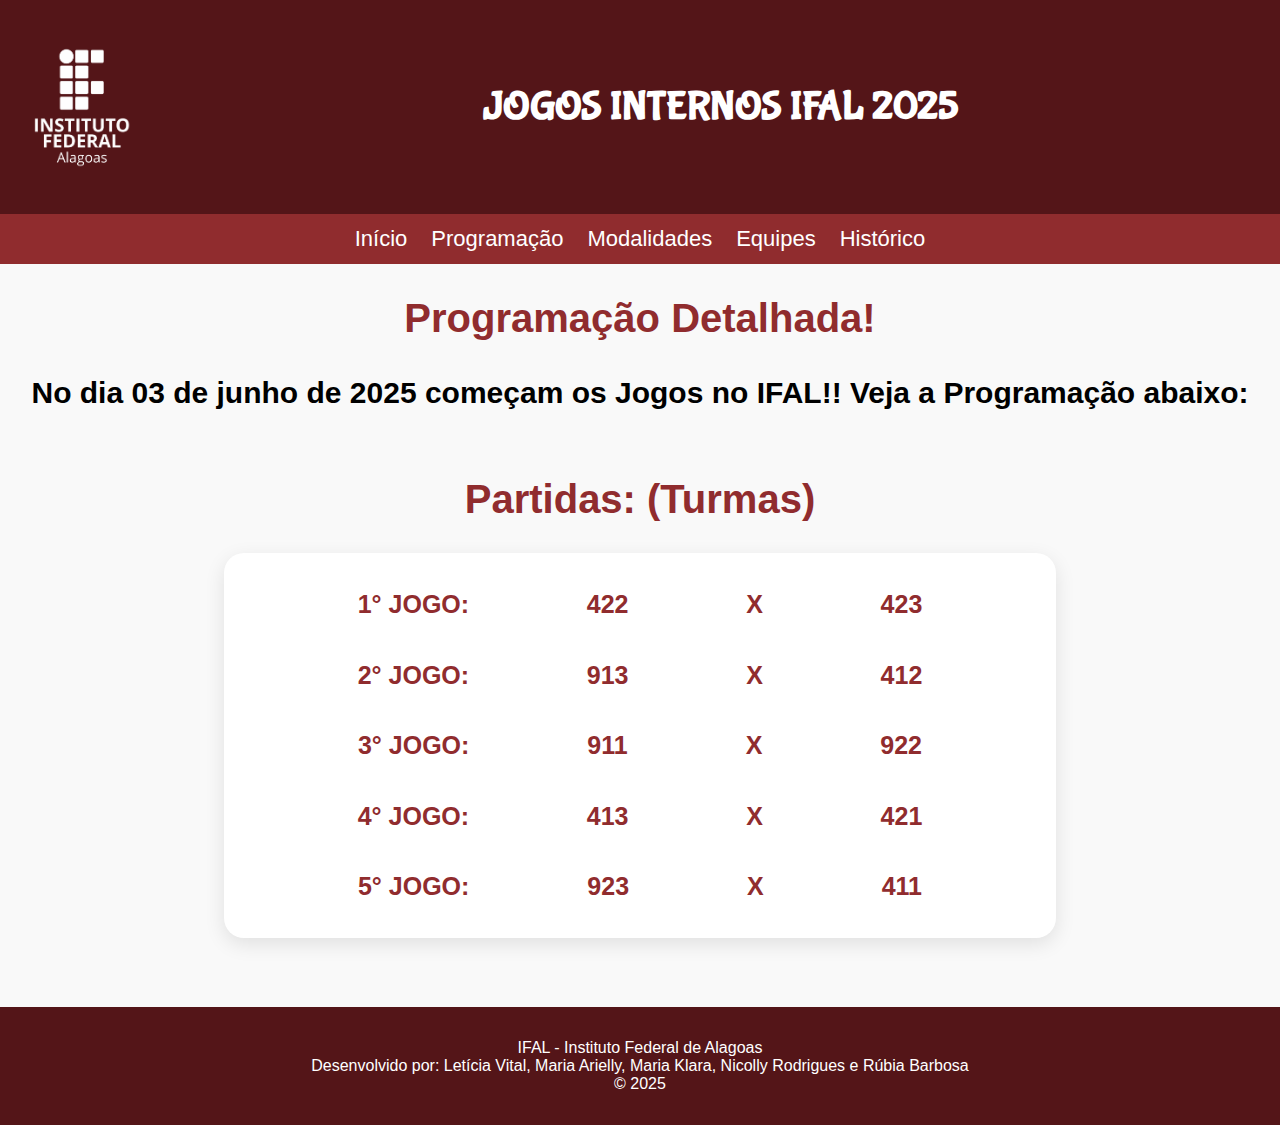
<file: TELA-PROGRAMAÇÃO/programacao.html.html>
<!DOCTYPE html>
<html lang="en">
<head>
    <meta charset="UTF-8">
    <meta name="viewport" content="width=device-width, initial-scale=1.0">
    <title>Programação - JIFAL </title>
    <link rel="stylesheet" href="flexbox.css">
    <link href="https://fonts.googleapis.com/css2?family=Bubblegum+Sans&family=Honk&family=Rubik+Puddles&display=swap" rel="stylesheet">
</head>
<body>
  <header>
    <img src="logoIF.png" alt="Logo IFAL" class="logo">
    <h1>JOGOS INTERNOS IFAL 2025</h1>
  </header>

    <nav>
    <a href="index.html">Início</a>
    <a href="programacao.html">Programação</a>
    <a href="modalidades.html">Modalidades</a>
    <a href="equipes.html">Equipes</a>
    <a href="historico.html">Histórico</a>
  </nav>
    <h1>Programação Detalhada!</h1>
        <h3>No dia 03 de junho de 2025 começam os Jogos no IFAL!! Veja a Programação abaixo:</h3>
    <div class="conteiner">
                <h1>Partidas: (Turmas)</h1>
        <div class="jogos">
        <div class="jogo">
                <h2>1° JOGO:</h2>
                <h2>422</h2>
                <h2>X</h2>
                <h2>423</h2>
            </div>
                <div class="jogo">
                <h2>2° JOGO:</h2>
                <h2>913</h2>
                <h2>X</h2>
                <h2>412</h2>
            </div>
                <div class="jogo">
                <h2>3° JOGO:</h2>
                <h2>911</h2>
                <h2>X</h2>
                <h2>922</h2>
            </div>
                <div class="jogo">
                <h2>4° JOGO:</h2>
                <h2>413</h2>
                <h2>X</h2>
                <h2>421</h2>
            </div>
                <div class="jogo">
                <h2>5° JOGO:</h2>
                <h2>923</h2>
                <h2>X</h2>
                <h2>411</h2>
            </div>
        </div>
        </div>
    <footer>
    <div>IFAL - Instituto Federal de Alagoas</div>
    <div>Desenvolvido por: Letícia Vital, Maria Arielly, Maria Klara, Nicolly Rodrigues e Rúbia Barbosa</div>
    <div>&copy; 2025</div>
  </footer>
</body>
</html>
</body>
</html>
</file>
<file: TELA-PROGRAMAÇÃO/flexbox.css>
body {
  background-color: #f9f9f9;
  margin: 0;
  justify-content: center;
  flex-direction: column;
  align-items: center;
  font-family:Arial, Helvetica, sans-serif;
  text-align: center;
}

header {
  display: flex;
  background-color: #541518;
  width: 100%;
  color: white;
  justify-content: space-between;
  align-items: center;
  font-family: "Bubblegum Sans", sans-serif;
  padding: 2rem 1rem;
}

header h1{
    color: white;
}

nav {
display: flex;
justify-content: center;
gap: 1.5rem;
background: #902c2e;
padding: 0.75rem 1rem;
}

nav a {
color: #fff;
text-decoration: none;
font-size: 22px;
transition: color 0.3s;
}

nav a:hover {
color: #ffd9b3;
}


h1 {
  font-size: 40px;
  text-align: center;
  flex: 1;
  color: #902c2e;
  padding: 5px;
}
h2{
    color: #902c2e;
    font-size: 25PX;
}

.conteiner h1{
    color: #902c2e;
}
.logo {
  height: 150px;
  width: auto;
}

.conteiner{
    display: flex;
    justify-content: center;
    flex-direction: column;
    align-items: center;
    text-align: center;
    padding: 5px;
}
.jogos{
    display: flex;
    justify-content: center;
    flex-direction: column;
    text-align: center;
    width: 800px;
    background: #fff;
    border-radius: 20px;
    padding: 1rem;
    box-shadow: 0 6px 20px rgba(0,0,0,0.1);
    transition: transform 0.3s ease, box-shadow 0.3s ease;
    position: relative;
}
.jogos:hover{
    transform: translateY(-5px);
    box-shadow: 0 10px 30px rgba(0,0,0,0.15);

}
.jogo{
    display: flex;
    flex-direction: row;
    align-items: center;
    justify-content: space-evenly;
}

h3{
    display: flex;
    justify-content: center;
    font-size: 30px;
}

footer {
background: #541518;
color: #fff;
padding: 2rem 1rem;
text-align: center;
margin-top: 4rem;
}
</file>
